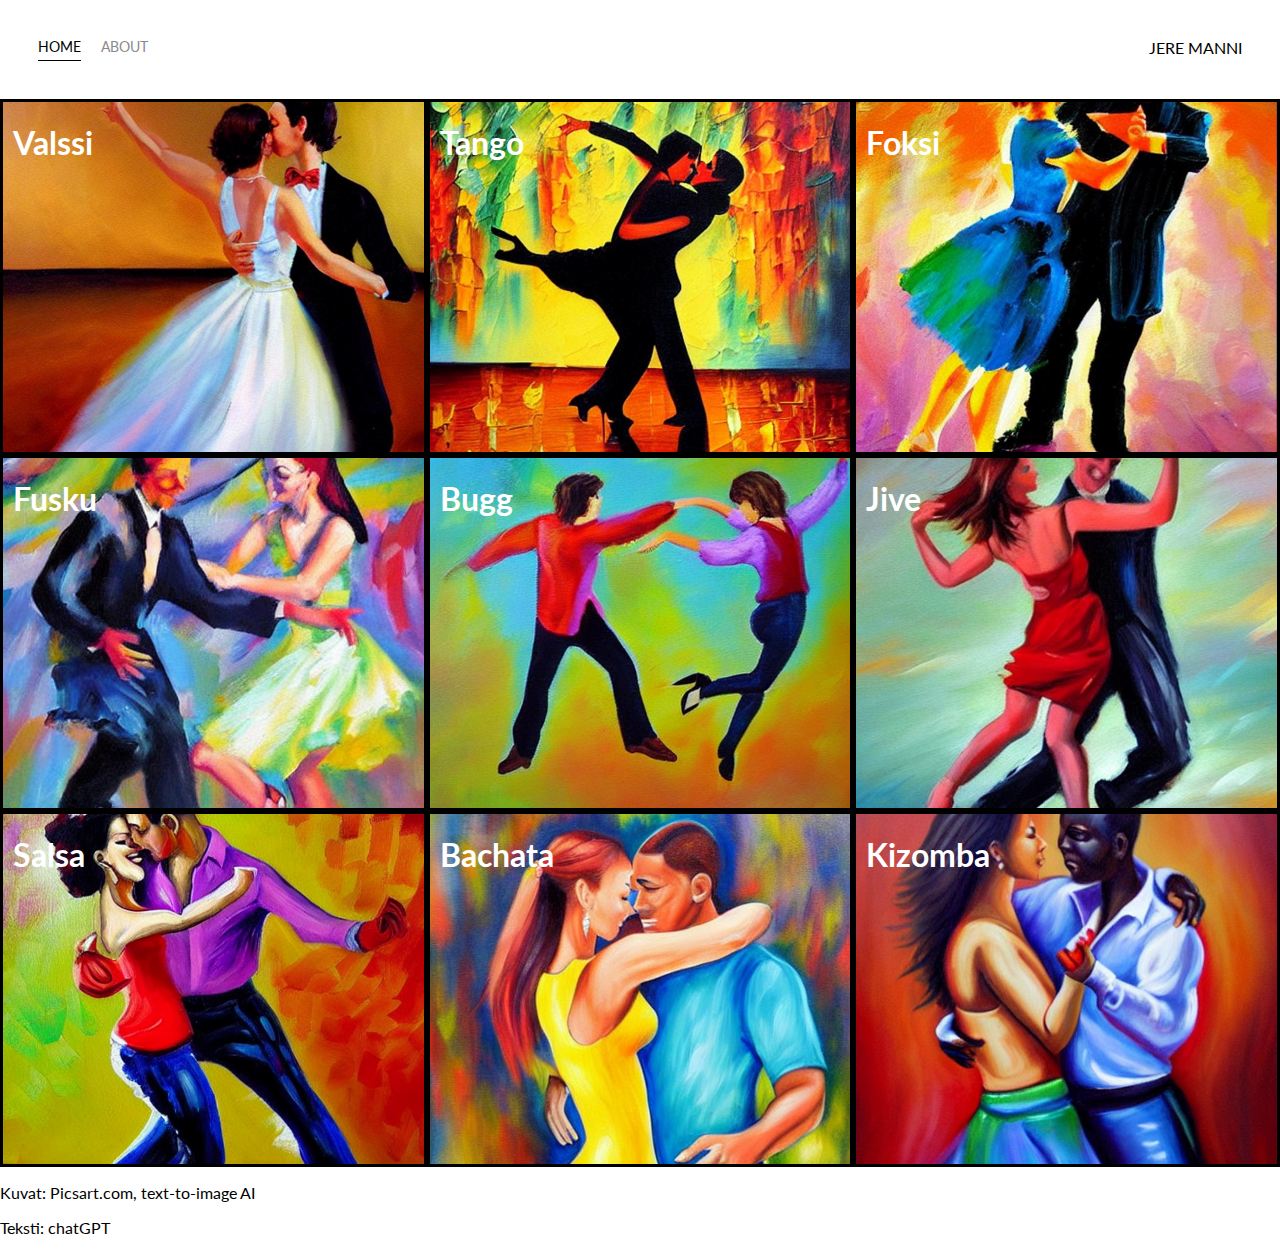
<file: Second/index.html>
<!DOCTYPE html>
<html lang='en'>

<head>
  <meta charset='UTF-8'>
  <title>Dance styles in Finland</title>
  <link href="https://fonts.googleapis.com/css?family=Lato" rel="stylesheet">
  <link rel="stylesheet" href="styles.css">
</head>

<body>
  <div class="container">
    <div class="nav-wrapper">
      <div class="left-side">
        <div class="nav-link-wrapper active-nav-link">
          <a href="index.html">Home</a>
        </div>

        <div class="nav-link-wrapper">
          <a href="about.html">About</a>
        </div>
      </div>

      <div class="right-side">
        <div class="brand">
          JERE MANNI
        </div>
      </div>
    </div>

    <div class="content-wrapper">
      <div class="portfolio-items-wrapper">

        <div class="portfolio-item-wrapper">
          <div class="portfolio-img-background" style="background-image:url(images/waltz.jpg)"></div>

          <div class="img-text-wrapper">
            <div class="logo-wrapper">
              <h1>Valssi</h1>
            </div>

            <div class="subtitle">Valssi on perinteinen eurooppalainen paritanssi, joka tanssitaan 3/4-tahtilajissa.
              Valssin liikkeet ovat pyöreitä ja sulavia, ja se on erittäin romanttinen tanssi.</div>
          </div>
        </div>

        <div class="portfolio-item-wrapper">
          <div class="portfolio-img-background" style="background-image:url(images/tango.jpg)"></div>
          <div class="img-text-wrapper">
            <div class="logo-wrapper">
              <h1>Tango</h1>
            </div>

            <div class="subtitle">Suomalainen tango tanssitaan 2/4-tahtilajissa, ja sen liikkeet ovat pehmeitä ja
              melodisia. Suomalainen tango on edelleen suosittu tanssilaji Suomessa, ja siitä on tullut osa Suomen
              kulttuuriperintöä.</div>
          </div>
        </div>

        <div class="portfolio-item-wrapper">
          <div class="portfolio-img-background" style="background-image:url(images/foxtrot.jpg)"></div>
          <div class="img-text-wrapper">
            <div class="logo-wrapper">
              <h1>Foksi</h1>
            </div>

            <div class="subtitle">Foksi on suomalainen tanssilaji, joka tanssitaan 4/4-tahtilajissa. Foksin liikkeet
              ovat pehmeitä ja sulavia, ja se on erittäin suosittu tanssilaji Suomessa.</div>
          </div>
        </div>

        <div class="portfolio-item-wrapper">
          <div class="portfolio-img-background" style="background-image:url(images/fusku.jpg)"></div>
          <div class="img-text-wrapper">
            <div class="logo-wrapper">
              <h1>Fusku</h1>
            </div>

            <div class="subtitle">Fusku on suomalainen paritanssi, joka kehitettiin 1960-luvulla. Fusku tanssitaan
              4/4-tahtilajissa ja sen liikkeet ovat nopeat ja energiset.</div>
          </div>
        </div>

        <div class="portfolio-item-wrapper">
          <div class="portfolio-img-background" style="background-image:url(images/bugg.jpg)"></div>
          <div class="img-text-wrapper">
            <div class="logo-wrapper">
              <h1>Bugg</h1>
            </div>

            <div class="subtitle">Bugg on ruotsalainen paritanssi, joka tanssitaan 4/4-tahtilajissa. Buggin liikkeet
              ovat nopeat ja rytmikkäät, ja se on erittäin suosittu tanssilaji Ruotsissa ja Suomessa.</div>
          </div>
        </div>

        <div class="portfolio-item-wrapper">
          <div class="portfolio-img-background" style="background-image:url(images/wcs.jpg)"></div>
          <div class="img-text-wrapper">
            <div class="logo-wrapper">
              <h1>Jive</h1>
            </div>

            <div class="subtitle">Jive on nopea ja energinen paritanssi, joka kehitettiin 1940-luvulla Yhdysvalloissa.
              Jiven liikkeet ovat nopeat ja rytmikkäät, ja se on erittäin suosittu tanssilaji monissa maissa.</div>
          </div>
        </div>

        <div class="portfolio-item-wrapper">
          <div class="portfolio-img-background" style="background-image:url(images/salsa.jpg)"></div>
          <div class="img-text-wrapper">
            <div class="logo-wrapper">
              <h1>Salsa</h1>
            </div>

            <div class="subtitle">Salsa on latinalainen paritanssi, joka on peräisin Kuubasta. Salsan liikkeet ovat
              nopeat ja energiset, ja se on erittäin suosittu tanssilaji ympäri maailmaa.</div>
          </div>
        </div>

        <div class="portfolio-item-wrapper">
          <div class="portfolio-img-background" style="background-image:url(images/bachata.jpg)"></div>
          <div class="img-text-wrapper">
            <div class="logo-wrapper">
              <h1>Bachata</h1>
            </div>

            <div class="subtitle">Bachata on dominikaaninen paritanssi, joka on syntynyt Dominikaanisessa tasavallassa.
              Bachatan liikkeet ovat pehmeitä ja hitaita, ja sen musiikki on yleensä melankolista ja romanttista.</div>
          </div>
        </div>

        <div class="portfolio-item-wrapper">
          <div class="portfolio-img-background" style="background-image:url(images/kizomba.jpg)"></div>
          <div class="img-text-wrapper">
            <div class="logo-wrapper">
              <h1>Kizomba</h1>
            </div>

            <div class="subtitle">Kizomba on angolalainen paritanssi, joka on kehittynyt Angolan ja Portugalin
              sekoituksesta. Kizomban liikkeet ovat pehmeitä ja hitaita, ja sen musiikki on yleensä hyvin tunnepitoinen.
            </div>
          </div>
        </div>
      </div>
      <p>Kuvat: Picsart.com, text-to-image AI</p>
      <p>Teksti: chatGPT</p>
    </div>

</body>

<script>
  const portfolioItems = document.querySelectorAll('.portfolio-item-wrapper');

  portfolioItems.forEach(portfolioItem => {
    portfolioItem.addEventListener('mouseover', () => {
      console.log(portfolioItem.childNodes[1].classList)
      portfolioItem.childNodes[1].classList.add('image-blur');
    });

    portfolioItem.addEventListener('mouseout', () => {
      console.log(portfolioItem.childNodes[1].classList)
      portfolioItem.childNodes[1].classList.remove('image-blur');
    });
  });

</script>

</html>
</file>
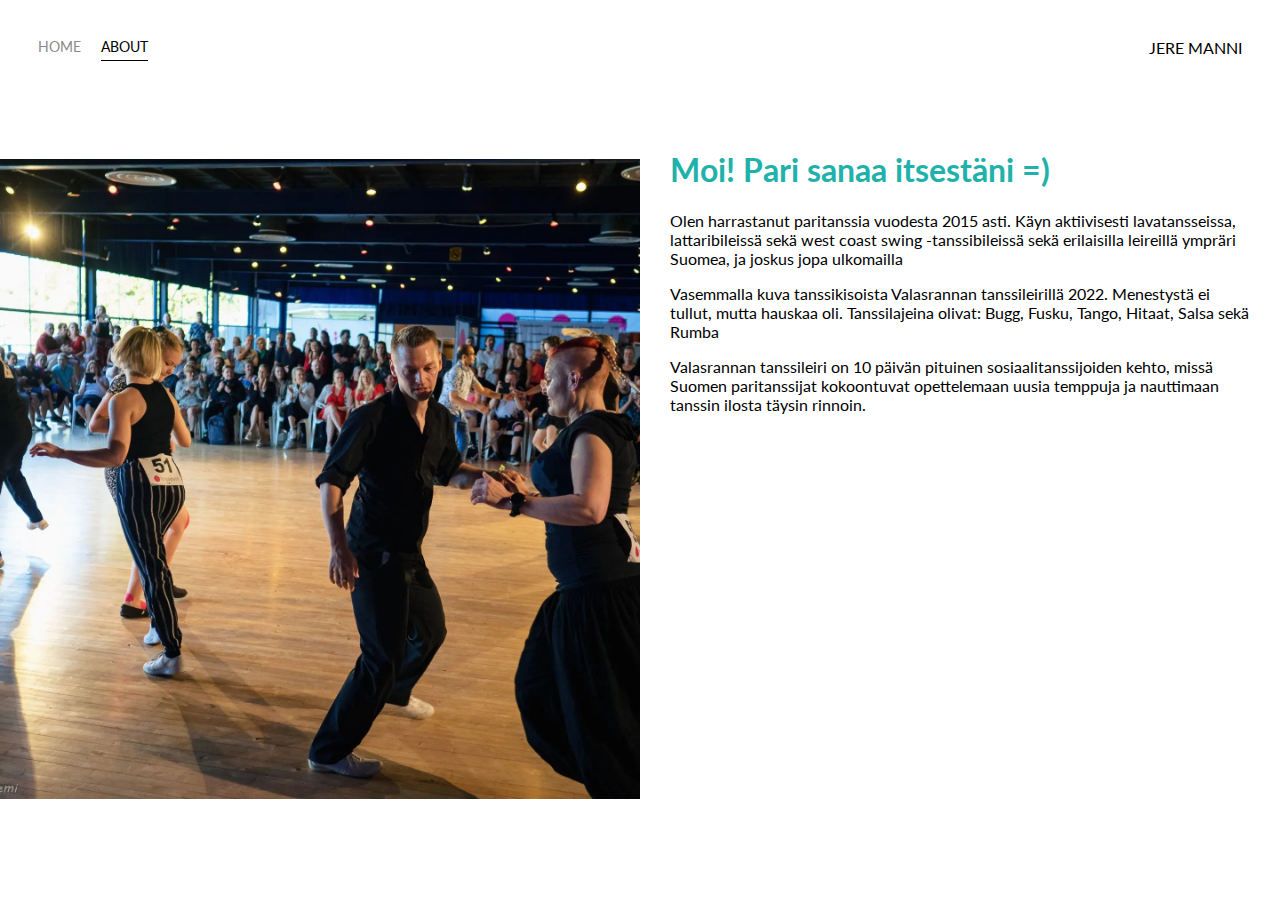
<file: Second/about.html>
<!DOCTYPE html>
<html lang='en'>

<head>
    <meta charset='UTF-8'>
    <title>Dance styles in Finland</title>
    <link href="https://fonts.googleapis.com/css?family=Lato" rel="stylesheet">
    <link rel="stylesheet" href="styles.css">
</head>

<body>
    <div class="container">
        <div class="nav-wrapper">
            <div class="left-side">
                <div class="nav-link-wrapper">
                    <a href="index.html">Home</a>
                </div>

                <div class="nav-link-wrapper active-nav-link">
                    <a href="about.html">About</a>
                </div>
            </div>

            <div class="right-side">
                <div class="brand">
                    JERE MANNI
                </div>
            </div>
        </div>

        <div class="content-wrapper">
            <div class="two-column-wrapper">
                <div class="profile-image-wrapper">
                    <img src="images/profile.jpg" alt="">
                </div>

                <div class="profile-content-wrapper">
                    <h1>Moi! Pari sanaa itsestäni =)</h1>
                    <p>Olen harrastanut paritanssia vuodesta 2015 asti. Käyn aktiivisesti lavatansseissa,
                        lattaribileissä sekä west coast swing -tanssibileissä sekä erilaisilla leireillä ympräri Suomea,
                        ja joskus jopa ulkomailla</p>
                    <p>Vasemmalla kuva tanssikisoista Valasrannan tanssileirillä 2022. Menestystä ei tullut, mutta
                        hauskaa oli. Tanssilajeina olivat: Bugg, Fusku, Tango, Hitaat, Salsa sekä Rumba
                    </p>

                    <p>Valasrannan tanssileiri on 10 päivän pituinen sosiaalitanssijoiden kehto, missä Suomen
                        paritanssijat kokoontuvat opettelemaan uusia temppuja ja nauttimaan tanssin ilosta täysin
                        rinnoin.
                    </p>
                </div>
            </div>
        </div>
    </div>

</body>

</html>
</file>
<file: Second/styles.css>
body {
    font-family: "Lato", sans-serif;
    margin: 0px;
    max-width: 1280px;
    margin-left: auto;
    margin-right: auto;
}

.container {
    display: grid;
    grid-template-columns: 1fr;
}

.nav-wrapper {
    display: flex;
    justify-content: space-between;
    padding: 38px;
}

.left-side {
    display: flex;
}

.nav-wrapper>.left-side>div {
    margin-right: 20px;
    text-transform: uppercase;
    font-size: 0.9rem;
}

.nav-link-wrapper {
    height: 22px;
    border-bottom: 1px solid transparent;
    transition: border-bottom 0.5s;
}

.active-nav-link {
    border-bottom: 1px solid black;
}

.active-nav-link a {
    color: black !important;
}

.nav-link-wrapper a {
    color: #8a8a8a;
    text-decoration: none;
    transition: color 0.5s;
}

.nav-link-wrapper:hover {
    border-bottom: 1px solid black;
}

.nav-link-wrapper a:hover {
    color: black;
}

.portfolio-items-wrapper {
    display: grid;
    grid-template-columns: 1fr 1fr 1fr;
}

.portfolio-item-wrapper {
    position: relative;
    border: rgb(0, 0, 0) solid 3px;
}

.portfolio-img-background {
    background-size: cover;
    background-position: center;
    background-repeat: no-repeat;
    height: 350px;
    width: 100%;
}

.img-text-wrapper {
    position: absolute;
    top: 0;
    display: flex;
    flex-direction: column;
    justify-content: center;
    align-items: center;
    height: 100%;
    text-align: center;
    padding-left: 100px;
    padding-right: 100px;
}

.img-text-wrapper .subtitle {
    transition: 1s;
    color: transparent;
}

.image-blur {
    transition: 1s;
    filter: brightness(10%);
}

.img-text-wrapper:hover .subtitle {
    color: lightseagreen;
    font-weight: 600;
}
.logo-wrapper {
    position: absolute;
    left: 10px;
    top: 0px;
    color: rgb(255, 255, 255)
}

.logo-wrapper img {
    width: 50%;
    margin-bottom: 20px;
}

.two-column-wrapper {
    display: grid;
    grid-template-columns: 1fr 1fr;
}
.profile-image-wrapper {
    padding-top: 30px;
    margin-top: 30px;
}
.profile-image-wrapper img {
    width: 100%;
}

.profile-content-wrapper {
    padding: 30px;
}

.profile-content-wrapper h1 {
    color: lightseagreen;
}
</file>
